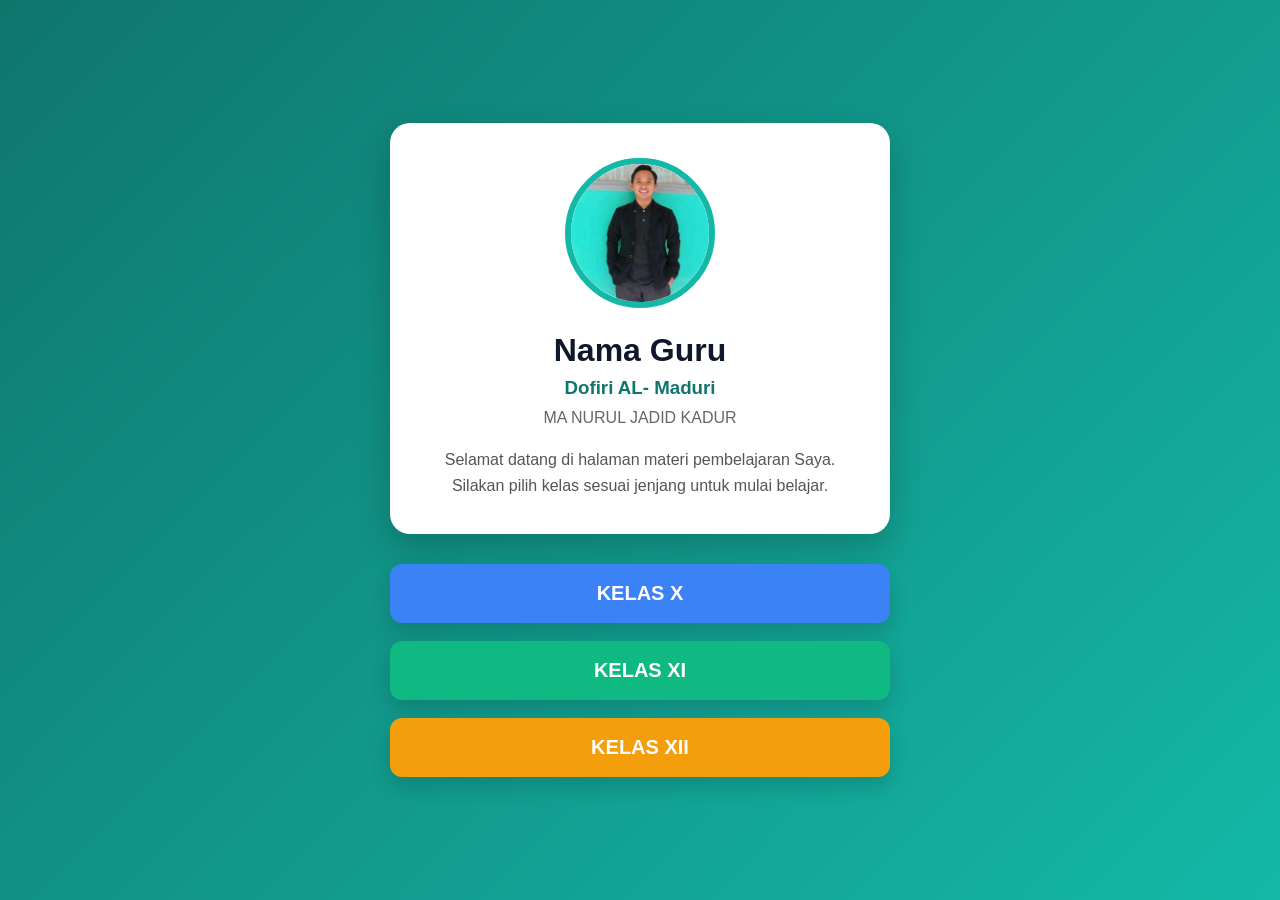
<file: ponpesnujakadur/manuja/index.html>
<!DOCTYPE html>
<html lang="id">
<head>
    <meta charset="UTF-8">
    <meta name="viewport" content="width=device-width, initial-scale=1.0">
    <title>Profil Guru</title>
    <link rel="stylesheet" href="style.css">
</head>
<body>

<div class="container">

    <div class="profile-card">

        <img src="guru.jpg" alt="Foto Guru" class="profile-img">

        <h1>Nama Guru</h1>

        <h3>Dofiri AL- Maduri</h3>

        <p class="school">
            MA NURUL JADID KADUR
        </p>

        <p class="desc">
            Selamat datang di halaman materi pembelajaran Saya.
            Silakan pilih kelas sesuai jenjang untuk mulai belajar.
        </p>

    </div>

    <div class="menu-kelas">

        <a href="kelas-x/index.html" class="btn kelas10">
            KELAS X
        </a>

        <a href="kelas-xi/index.html" class="btn kelas11">
            KELAS XI
        </a>

        <a href="kelas-xii/index.html" class="btn kelas12">
            KELAS XII
        </a>

    </div>

</div>

</body>
</html>
</file>
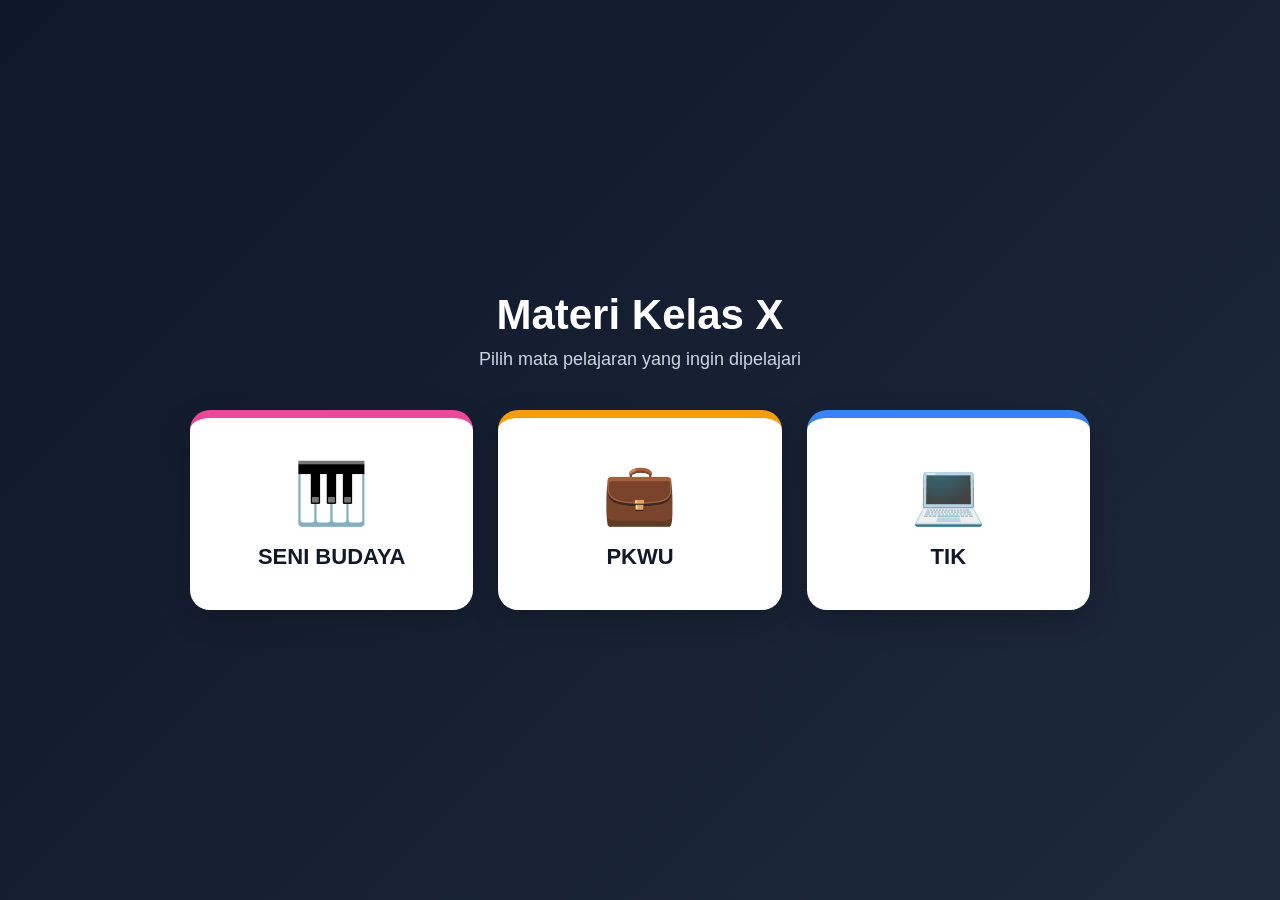
<file: ponpesnujakadur/manuja/kelas-x/index.html>
<!DOCTYPE html>
<html lang="id">
<head>
    <meta charset="UTF-8">
    <meta name="viewport" content="width=device-width, initial-scale=1.0">
    <title>Manuja - Kelas X</title>
    <link rel="stylesheet" href="style.css">
</head>
<body>

<div class="container">

    <h1>Materi Kelas X</h1>
    <p>Pilih mata pelajaran yang ingin dipelajari</p>

    <div class="menu">

        <a href="../seni-budaya/" class="btn seni">
            🎹
            <span>SENI BUDAYA</span>
        </a>

        <a href="../pkwu/" class="btn pkwu">
            💼
            <span>PKWU</span>
        </a>

        <a href="../tik/" class="btn tik">
            💻
            <span>TIK</span>
        </a>

    </div>

</div>

</body>
</html>
</file>
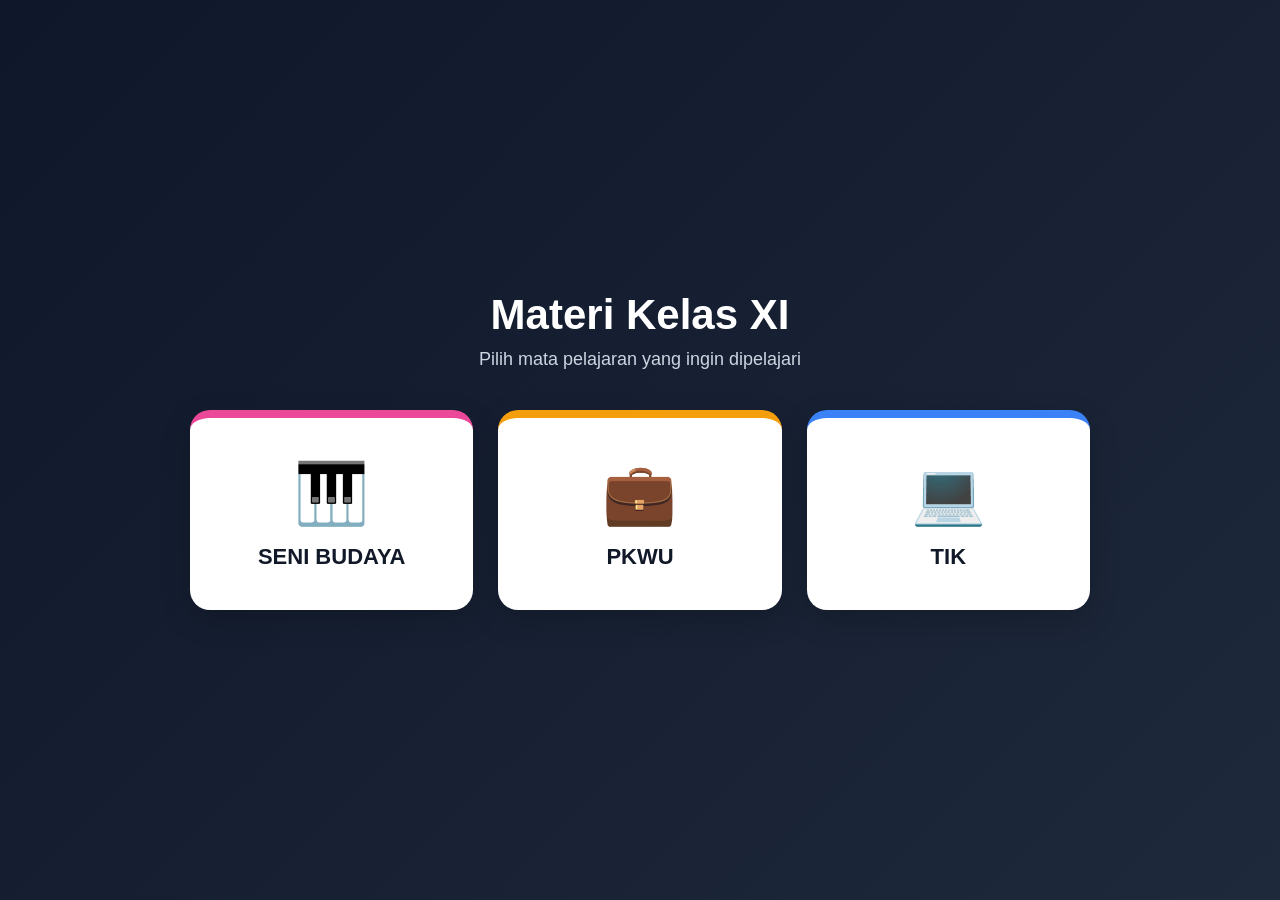
<file: ponpesnujakadur/manuja/kelas-xi/index.html>
<!DOCTYPE html>
<html lang="id">
<head>
    <meta charset="UTF-8">
    <meta name="viewport" content="width=device-width, initial-scale=1.0">
    <title>Manuja - Kelas XI</title>
    <link rel="stylesheet" href="style.css">
</head>
<body>

<div class="container">

    <h1>Materi Kelas XI</h1>
    <p>Pilih mata pelajaran yang ingin dipelajari</p>

    <div class="menu">

        <a href="../seni-budaya/" class="btn seni">
            🎹
            <span>SENI BUDAYA</span>
        </a>

        <a href="../pkwu/" class="btn pkwu">
            💼
            <span>PKWU</span>
        </a>

        <a href="../tik/" class="btn tik">
            💻
            <span>TIK</span>
        </a>

    </div>

</div>

</body>
</html>
</file>
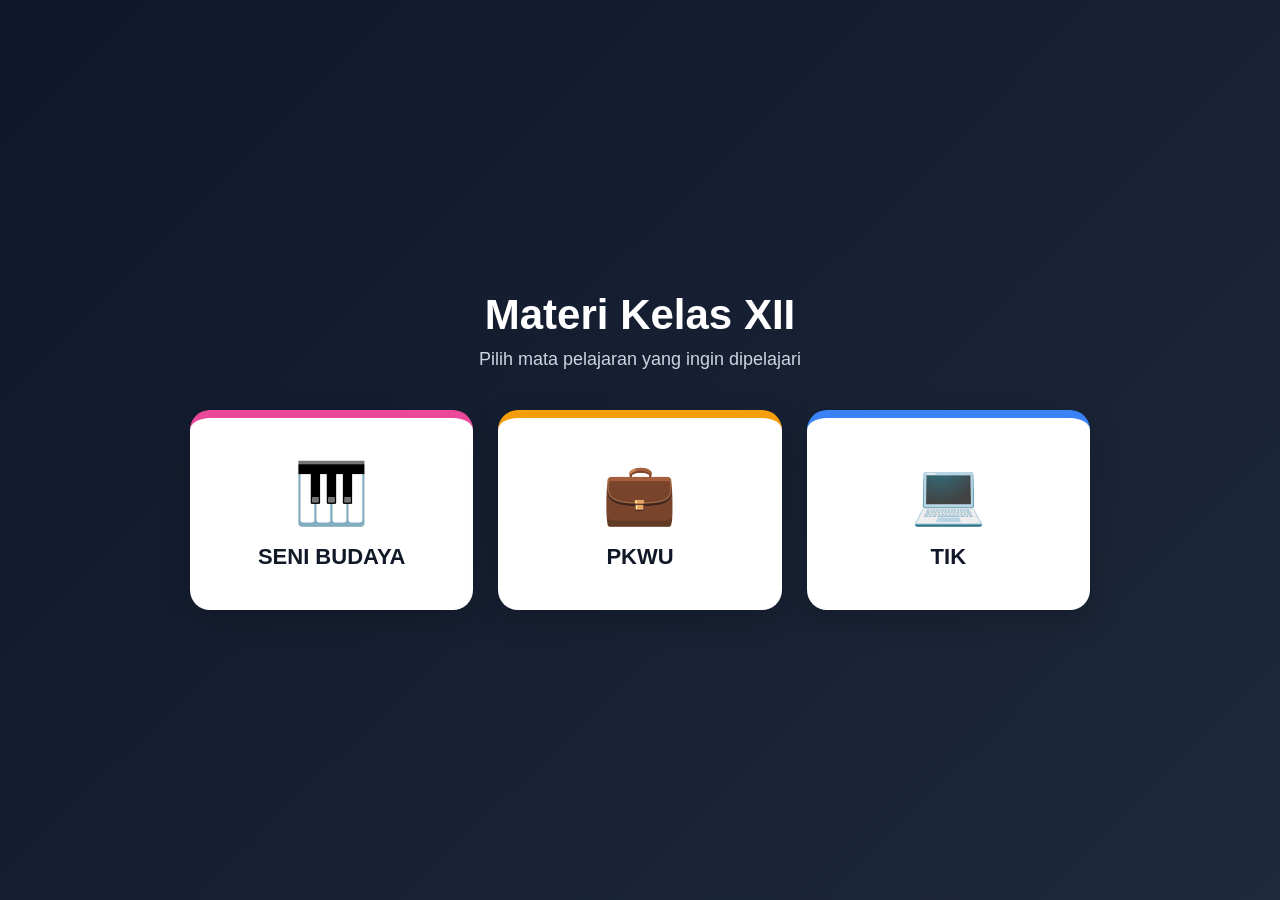
<file: ponpesnujakadur/manuja/kelas-xii/index.html>
<!DOCTYPE html>
<html lang="id">
<head>
    <meta charset="UTF-8">
    <meta name="viewport" content="width=device-width, initial-scale=1.0">
    <title>Manuja - Kelas XII</title>
    <link rel="stylesheet" href="style.css">
</head>
<body>

<div class="container">

    <h1>Materi Kelas XII</h1>
    <p>Pilih mata pelajaran yang ingin dipelajari</p>

    <div class="menu">

        <a href="../seni-budaya/" class="btn seni">
            🎹
            <span>SENI BUDAYA</span>
        </a>

        <a href="../kelas-xii/pkwu/" class="btn pkwu">
            💼
            <span>PKWU</span>
        </a>

        <a href="../tik/" class="btn tik">
            💻
            <span>TIK</span>
        </a>

    </div>

</div>

</body>
</html>
</file>
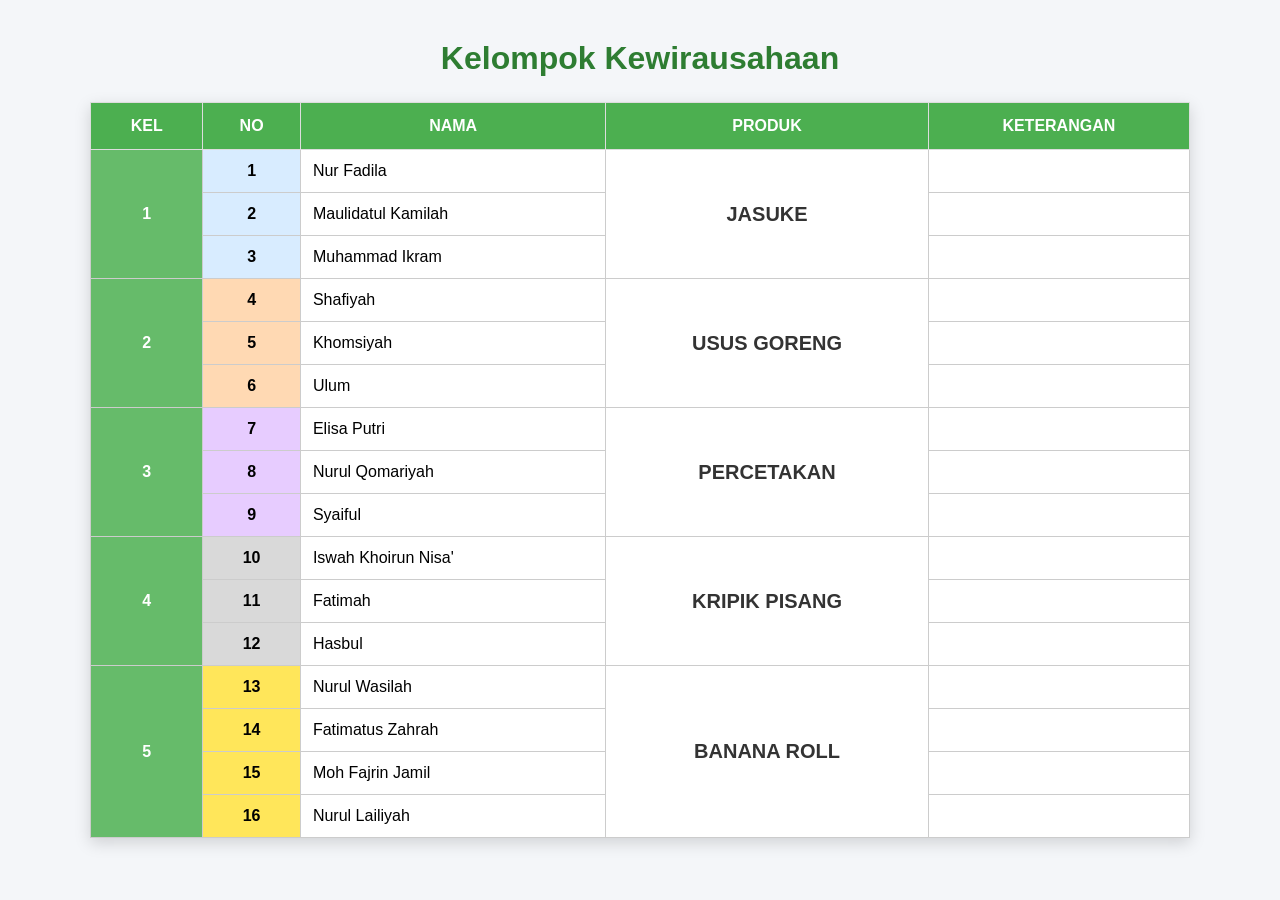
<file: ponpesnujakadur/manuja/kelas-xii/pkwu/index.html>
<!DOCTYPE html>
<html lang="id">
<head>
    <meta charset="UTF-8">
    <meta name="viewport" content="width=device-width, initial-scale=1.0">
    <title>Kelompok Kewirausahaan</title>
    <link rel="stylesheet" href="style.css">
</head>
<body>

<div class="container">
    <h1>Kelompok Kewirausahaan</h1>

    <table>
        <thead>
            <tr>
                <th>KEL</th>
                <th>NO</th>
                <th>NAMA</th>
                <th>PRODUK</th>
                <th>KETERANGAN</th>
            </tr>
        </thead>

        <tbody>

            <!-- Kelompok 1 -->
            <tr>
                <td rowspan="3" class="kel">1</td>
                <td class="warna1">1</td>
                <td>Nur Fadila</td>
                <td rowspan="3" class="produk">JASUKE</td>
                <td></td>
            </tr>
            <tr>
                <td class="warna1">2</td>
                <td>Maulidatul Kamilah</td>
                <td></td>
            </tr>
            <tr>
                <td class="warna1">3</td>
                <td>Muhammad Ikram</td>
                <td></td>
            </tr>

            <!-- Kelompok 2 -->
            <tr>
                <td rowspan="3" class="kel">2</td>
                <td class="warna2">4</td>
                <td>Shafiyah</td>
                <td rowspan="3" class="produk">USUS GORENG</td>
                <td></td>
            </tr>
            <tr>
                <td class="warna2">5</td>
                <td>Khomsiyah</td>
                <td></td>
            </tr>
            <tr>
                <td class="warna2">6</td>
                <td>Ulum</td>
                <td></td>
            </tr>

            <!-- Kelompok 3 -->
            <tr>
                <td rowspan="3" class="kel">3</td>
                <td class="warna3">7</td>
                <td>Elisa Putri</td>
                <td rowspan="3" class="produk">PERCETAKAN</td>
                <td></td>
            </tr>
            <tr>
                <td class="warna3">8</td>
                <td>Nurul Qomariyah</td>
                <td></td>
            </tr>
            <tr>
                <td class="warna3">9</td>
                <td>Syaiful</td>
                <td></td>
            </tr>

            <!-- Kelompok 4 -->
            <tr>
                <td rowspan="3" class="kel">4</td>
                <td class="warna4">10</td>
                <td>Iswah Khoirun Nisa'</td>
                <td rowspan="3" class="produk">KRIPIK PISANG</td>
                <td></td>
            </tr>
            <tr>
                <td class="warna4">11</td>
                <td>Fatimah</td>
                <td></td>
            </tr>
            <tr>
                <td class="warna4">12</td>
                <td>Hasbul</td>
                <td></td>
            </tr>

            <!-- Kelompok 5 -->
            <tr>
                <td rowspan="4" class="kel">5</td>
                <td class="warna5">13</td>
                <td>Nurul Wasilah</td>
                <td rowspan="4" class="produk">BANANA ROLL</td>
                <td></td>
            </tr>
            <tr>
                <td class="warna5">14</td>
                <td>Fatimatus Zahrah</td>
                <td></td>
            </tr>
            <tr>
                <td class="warna5">15</td>
                <td>Moh Fajrin Jamil</td>
                <td></td>
            </tr>
            <tr>
                <td class="warna5">16</td>
                <td>Nurul Lailiyah</td>
                <td></td>
            </tr>

        </tbody>
    </table>
</div>

</body>
</html>
</file>
<file: ponpesnujakadur/manuja/style.css>
*{
    margin:0;
    padding:0;
    box-sizing:border-box;
    font-family:Arial, Helvetica, sans-serif;
}

body{

    background:linear-gradient(135deg,#0f766e,#14b8a6);

    min-height:100vh;

    display:flex;

    justify-content:center;

    align-items:center;

    padding:30px;

}

.container{

    width:100%;
    max-width:500px;

}

.profile-card{

    background:#fff;

    border-radius:20px;

    text-align:center;

    padding:35px;

    box-shadow:0 15px 35px rgba(0,0,0,.2);

}

.profile-img{

    width:150px;
    height:150px;

    border-radius:50%;

    object-fit:cover;

    border:6px solid #14b8a6;

    margin-bottom:20px;

}

.profile-card h1{

    color:#0f172a;
    margin-bottom:8px;

}

.profile-card h3{

    color:#0f766e;
    margin-bottom:10px;

}

.school{

    color:#666;
    margin-bottom:20px;

}

.desc{

    color:#555;
    line-height:1.6;

}

.menu-kelas{

    margin-top:30px;

    display:flex;

    flex-direction:column;

    gap:18px;

}

.btn{

    text-decoration:none;

    color:white;

    text-align:center;

    padding:18px;

    border-radius:12px;

    font-size:20px;

    font-weight:bold;

    transition:.3s;

    box-shadow:0 10px 20px rgba(0,0,0,.15);

}

.kelas10{

    background:#3b82f6;

}

.kelas11{

    background:#10b981;

}

.kelas12{

    background:#f59e0b;

}

.btn:hover{

    transform:translateY(-5px);

    box-shadow:0 15px 30px rgba(0,0,0,.25);

}

@media(max-width:600px){

.profile-card{

    padding:25px;

}

.profile-img{

    width:120px;
    height:120px;

}

.btn{

    font-size:18px;

}

}
</file>
<file: ponpesnujakadur/manuja/kelas-x/style.css>
*{
    margin:0;
    padding:0;
    box-sizing:border-box;
    font-family:Arial, Helvetica, sans-serif;
}

body{
    background:linear-gradient(135deg,#0f172a,#1e293b);
    min-height:100vh;
    display:flex;
    justify-content:center;
    align-items:center;
    color:white;
}

.container{
    width:90%;
    max-width:900px;
    text-align:center;
}

.container h1{
    font-size:42px;
    margin-bottom:10px;
}

.container p{
    color:#cbd5e1;
    margin-bottom:40px;
    font-size:18px;
}

.menu{
    display:grid;
    grid-template-columns:repeat(auto-fit,minmax(220px,1fr));
    gap:25px;
}

.btn{
    text-decoration:none;
    color:white;
    background:white;
    color:#111827;
    border-radius:20px;
    padding:40px 20px;
    transition:.3s;
    box-shadow:0 10px 30px rgba(0,0,0,.2);
    display:flex;
    flex-direction:column;
    align-items:center;
    justify-content:center;
}

.btn:hover{
    transform:translateY(-8px);
    box-shadow:0 20px 40px rgba(0,0,0,.3);
}

.btn span{
    margin-top:15px;
    font-size:22px;
    font-weight:bold;
}

.btn{
    font-size:60px;
}

.seni{
    border-top:8px solid #ec4899;
}

.pkwu{
    border-top:8px solid #f59e0b;
}

.tik{
    border-top:8px solid #3b82f6;
}
</file>
<file: ponpesnujakadur/manuja/kelas-xi/style.css>
*{
    margin:0;
    padding:0;
    box-sizing:border-box;
    font-family:Arial, Helvetica, sans-serif;
}

body{
    background:linear-gradient(135deg,#0f172a,#1e293b);
    min-height:100vh;
    display:flex;
    justify-content:center;
    align-items:center;
    color:white;
}

.container{
    width:90%;
    max-width:900px;
    text-align:center;
}

.container h1{
    font-size:42px;
    margin-bottom:10px;
}

.container p{
    color:#cbd5e1;
    margin-bottom:40px;
    font-size:18px;
}

.menu{
    display:grid;
    grid-template-columns:repeat(auto-fit,minmax(220px,1fr));
    gap:25px;
}

.btn{
    text-decoration:none;
    color:white;
    background:white;
    color:#111827;
    border-radius:20px;
    padding:40px 20px;
    transition:.3s;
    box-shadow:0 10px 30px rgba(0,0,0,.2);
    display:flex;
    flex-direction:column;
    align-items:center;
    justify-content:center;
}

.btn:hover{
    transform:translateY(-8px);
    box-shadow:0 20px 40px rgba(0,0,0,.3);
}

.btn span{
    margin-top:15px;
    font-size:22px;
    font-weight:bold;
}

.btn{
    font-size:60px;
}

.seni{
    border-top:8px solid #ec4899;
}

.pkwu{
    border-top:8px solid #f59e0b;
}

.tik{
    border-top:8px solid #3b82f6;
}
</file>
<file: ponpesnujakadur/manuja/kelas-xii/style.css>
*{
    margin:0;
    padding:0;
    box-sizing:border-box;
    font-family:Arial, Helvetica, sans-serif;
}

body{
    background:linear-gradient(135deg,#0f172a,#1e293b);
    min-height:100vh;
    display:flex;
    justify-content:center;
    align-items:center;
    color:white;
}

.container{
    width:90%;
    max-width:900px;
    text-align:center;
}

.container h1{
    font-size:42px;
    margin-bottom:10px;
}

.container p{
    color:#cbd5e1;
    margin-bottom:40px;
    font-size:18px;
}

.menu{
    display:grid;
    grid-template-columns:repeat(auto-fit,minmax(220px,1fr));
    gap:25px;
}

.btn{
    text-decoration:none;
    color:white;
    background:white;
    color:#111827;
    border-radius:20px;
    padding:40px 20px;
    transition:.3s;
    box-shadow:0 10px 30px rgba(0,0,0,.2);
    display:flex;
    flex-direction:column;
    align-items:center;
    justify-content:center;
}

.btn:hover{
    transform:translateY(-8px);
    box-shadow:0 20px 40px rgba(0,0,0,.3);
}

.btn span{
    margin-top:15px;
    font-size:22px;
    font-weight:bold;
}

.btn{
    font-size:60px;
}

.seni{
    border-top:8px solid #ec4899;
}

.pkwu{
    border-top:8px solid #f59e0b;
}

.tik{
    border-top:8px solid #3b82f6;
}
</file>
<file: ponpesnujakadur/manuja/kelas-xii/pkwu/style.css>
*{
    margin:0;
    padding:0;
    box-sizing:border-box;
    font-family:Arial, Helvetica, sans-serif;
}

body{
    background:#f4f6f9;
    padding:40px;
}

.container{
    max-width:1100px;
    margin:auto;
}

h1{
    text-align:center;
    color:#2e7d32;
    margin-bottom:25px;
}

table{
    width:100%;
    border-collapse:collapse;
    background:#fff;
    box-shadow:0 5px 15px rgba(0,0,0,.15);
}

th{
    background:#4CAF50;
    color:white;
    padding:14px;
    border:1px solid #ddd;
}

td{
    border:1px solid #ccc;
    padding:12px;
}

.kel{
    background:#66bb6a;
    color:white;
    font-weight:bold;
    text-align:center;
}

.produk{
    font-weight:bold;
    text-align:center;
    font-size:20px;
    color:#333;
}

.warna1{
    background:#d8ecff;
    text-align:center;
    font-weight:bold;
}

.warna2{
    background:#ffd9b3;
    text-align:center;
    font-weight:bold;
}

.warna3{
    background:#e7ccff;
    text-align:center;
    font-weight:bold;
}

.warna4{
    background:#d9d9d9;
    text-align:center;
    font-weight:bold;
}

.warna5{
    background:#ffe65a;
    text-align:center;
    font-weight:bold;
}

tr:hover{
    background:#f5f5f5;
}

@media(max-width:768px){

table{
    font-size:12px;
}

th,td{
    padding:8px;
}

.produk{
    font-size:14px;
}

}
</file>
